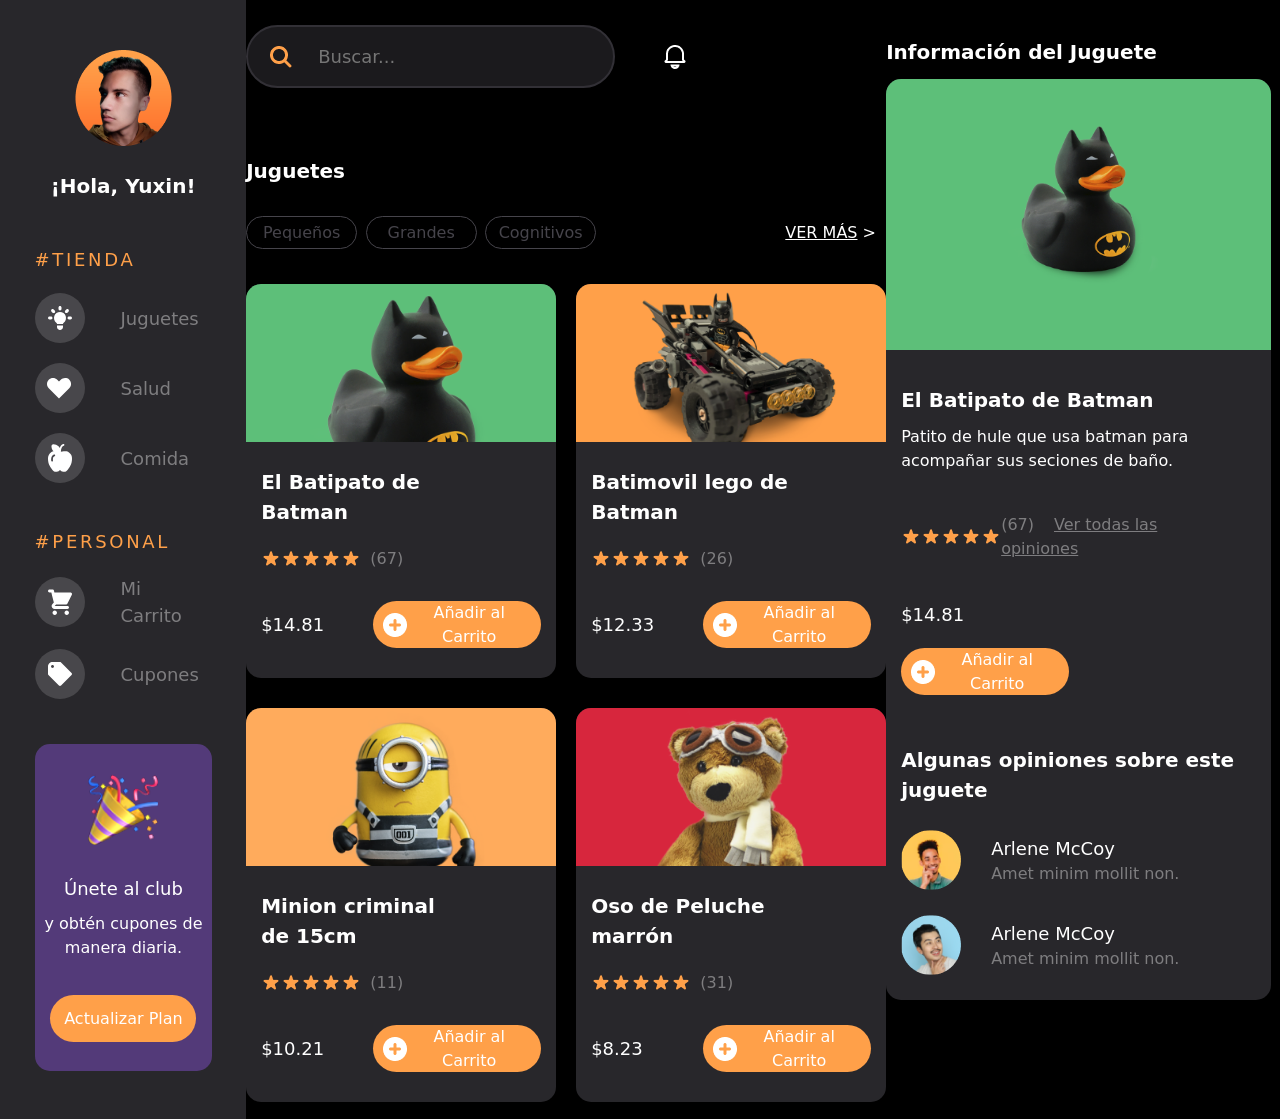
<file: index.html>
<!DOCTYPE html>
<html lang="en">
<head>
    <meta charset="UTF-8">
    <meta http-equiv="X-UA-Compatible" content="IE=edge">
    <meta name="viewport" content="width=device-width, initial-scale=1.0">
    <title>Toy Store</title>
    <link rel="stylesheet" href="css/bootstrap-reboot.rtl.min.css">
    <link rel="stylesheet" href="css/style.min.css">
</head>
<body>
    <div class="container">
        <aside class="menu">
            <img src="icons/Avatar.png" alt="" class="menu__avatar">
            <div class="title title_avatar">¡Hola, Yuxin!</div>
            <div class="title title_menu">#TIENDA</div>
            <div class="menu__wrapper">
                <div class="menu__item">Juguetes</div>
                <div class="menu__circle">
                    <img src="icons/menu/juguetes.svg" alt="" class="menu__icon">
                </div>
            </div>
            <div class="menu__wrapper">
                <div class="menu__item">Salud</div>
                <div class="menu__circle">
                    <img src="icons/menu/salud.svg" alt="" class="menu__icon">
                </div>
            </div>
            <div class="menu__wrapper">
                <div class="menu__item">Comida</div>
                <div class="menu__circle">
                    <img src="icons/menu/comida.svg" alt="" class="menu__icon">
                </div>
            </div>
            <div class="title title_menu">#PERSONAL</div>
            <div class="menu__wrapper">
                <div class="menu__item">Mi Carrito</div>
                <div class="menu__circle">
                    <img src="icons/menu/carrito.svg" alt="" class="menu__icon">
                </div>
            </div>
            <div class="menu__wrapper">
                <div class="menu__item">Cupones</div>
                <div class="menu__circle">
                    <img src="icons/menu/cupones.svg" alt="" class="menu__icon">
                </div>
            </div>
            <div class="menu__card">
                <img src="icons/menu/party.png" alt="" class="menu__party">
                <div class="title title_party">Únete al club</div>
                <div class="descr descr_menu">y obtén cupones de manera diaria.</div>
                <button class="button button_menu">Actualizar Plan</button>
            </div>
        </aside>
        <section class="main">
            <div class="main__search">
                <input class="main__input" required placeholder="Buscar..." type="text"> 
                <img src="icons/main/search.png" alt="" class="main__icon">
                <img src="icons/main/bell.png" alt="" class="main__bell">
            </div>
            <div class="title title_main">Juguetes</div>
            <div class="main__wrapper">
                <div class="main__button">
                    <button class="button button_main">Pequeños</button>
                    <button class="button button_main">Grandes</button>
                    <button class="button button_main">Cognitivos</button>
                </div>
                <button class="button button_vermas"><span>ver mÁs</span> ></button>
            </div>
            <div class="main__cards">
                <div class="main__card">
                    <img src="img/main/pato.png" alt="" class="main__img">
                    <div class="title title_card">El Batipato de Batman</div>
                    <div class="main__inner">
                        <img src="icons/main/Stars.png" alt="" class="main__star">
                        <div class="descr descr_main">(67)</div>
                    </div>
                    <div class="main__flex">
                        <div class="main__price">$14.81</div>
                        <button class="button button_card"><img src="icons/main/iconbutton.png" alt=""> <span>Añadir al Carrito</span></button>
                    </div>
                </div>
                <div class="main__card">
                    <img src="img/main/movil.png" alt="" class="main__img">
                    <div class="title title_card">Batimovil lego de Batman</div>
                    <div class="main__inner">
                        <img src="icons/main/Stars.png" alt="" class="main__star">
                        <div class="descr descr_main">(26)</div>
                    </div>
                    <div class="main__flex">
                        <div class="main__price">$12.33</div>
                        <button class="button button_card"><img src="icons/main/iconbutton.png" alt=""> <span>Añadir al Carrito</span></button>
                    </div>
                </div>
                <div class="main__card">
                    <img src="img/main/minion.png" alt="" class="main__img">
                    <div class="title title_card">Minion criminal de 15cm</div>
                    <div class="main__inner">
                        <img src="icons/main/Stars.png" alt="" class="main__star">
                        <div class="descr descr_main">(11)</div>
                    </div>
                    <div class="main__flex">
                        <div class="main__price">$10.21</div>
                        <button class="button button_card"><img src="icons/main/iconbutton.png" alt=""> <span>Añadir al Carrito</span></button>
                    </div>
                </div>
                <div class="main__card">
                    <img src="img/main/peluche.png" alt="" class="main__img">
                    <div class="title title_card">Oso de Peluche marrón</div>
                    <div class="main__inner">
                        <img src="icons/main/Stars.png" alt="" class="main__star">
                        <div class="descr descr_main">(31)</div>
                    </div>
                    <div class="main__flex">
                        <div class="main__price">$8.23</div>
                        <button class="button button_card"><img src="icons/main/iconbutton.png" alt=""> <span>Añadir al Carrito</span></button>
                    </div>
                </div>
            </div>
        </section>
        <section class="information">
            <div class="title title_information">Información del Juguete</div>
            <div class="information__card">
                <img src="img/information/pato.png" alt="" class="main__img">
                <div class="title title_infcard">El Batipato de Batman</div>
                <div class="descr descr_inf">Patito de hule que usa batman para acompañar sus seciones de baño.</div>
                <div class="information__inner">
                    <img src="icons/main/Stars.png" alt="" class="main__star">
                    <div class="descr descr_information">(67)<span>Ver todas las opiniones</span></div>
                </div>
                <div class="information__price">$14.81</div>
                <button class="button button_card button_information"><img src="icons/main/iconbutton.png" alt=""> <span>Añadir al Carrito</span></button>
                <div class="title title_infcard title_mt">Algunas opiniones sobre este juguete</div>
                <div class="information__wrapper">
                    <img src="icons/information/arlene.png" alt="" class="information__avatar">
                    <div class="information__flex">
                        <div class="title title_size">Arlene McCoy</div>
                        <div class="descr descr_color">Amet minim mollit non.</div>
                    </div>
                </div>
                <div class="information__wrapper">
                    <img src="icons/information/devon.png" alt="" class="information__avatar">
                    <div class="information__flex">
                        <div class="title title_size">Arlene McCoy</div>
                        <div class="descr descr_color">Amet minim mollit non.</div>
                    </div>
                </div>
            </div>
        </section>
    </div>
</body>
</html>
</file>
<file: css/style.min.css>
.container{display:flex;justify-content:space-between;background:#000}.menu{background:#28272b;width:250px}.menu__avatar{display:block;margin:0 auto;margin-top:50px}.menu__wrapper{display:flex;justify-content:space-between;flex-direction:row-reverse;align-items:center;width:169px;margin:20px 0 0 14.04%}.menu__circle{display:flex;justify-content:center;align-items:center;width:50px;height:50px;border-radius:100%;background:rgba(255,255,255,.15)}.menu__item{color:rgba(255,255,255,.4);font-weight:500;font-size:18px;width:83px;cursor:pointer}.menu__item:hover{color:#fff}.menu__item:hover+.menu__circle{background:linear-gradient(180deg,#fd7a32 0,#ffa149 100%)}.menu__card{display:flex;flex-direction:column;align-items:center;width:72.24%;height:327px;background:#533a79;border-radius:15px;margin:45px 0 48px 14.04%}.menu__party{margin-top:30px}.main{width:650px}.main__search{display:flex;justify-content:space-between;align-items:center;position:relative;margin-top:25px;width:440px}.main__input{background:#1b1a1d;border:2px solid #323036;border-radius:50px;font-weight:500;font-size:18px;color:#46444b;padding:16px 70px;outline-style:none}.main__icon{position:absolute;left:35px;top:50%;transform:translate(-50%,-50%)}.main__wrapper{margin-top:30px;display:flex;justify-content:space-between;align-items:center}.main__button{display:flex;justify-content:space-between;width:350px}.main__cards{margin-top:5px;display:flex;justify-content:space-between;flex-wrap:wrap}.main__card{margin-top:30px;background:#28272b;border-radius:15px;width:310px}.main__img{width:100%;border-radius:15px 15px 0 0}.main__inner{margin-top:20px;margin-left:15px;display:flex;justify-content:space-between;align-items:center;width:142px}.main__flex{display:flex;justify-content:space-between;align-items:center;margin:30px 15px}.main__price{font-weight:500;font-size:18px;color:#fff}.information{width:400px}.information__card{margin-top:12px;background:#28272b;border-radius:15px;width:385px;padding-bottom:25px}.information__inner{margin:40px 15px 0 15px;display:flex;justify-content:space-between;align-items:center;width:315px}.information__price{font-weight:500;font-size:18px;color:#fff;margin-top:40px;margin-left:15px}.information__wrapper{display:flex;align-items:center;margin-top:25px;margin-left:15px}.information__flex{display:flex;flex-direction:column;align-items:flex-start;margin-left:30px}.title{font-weight:600;font-size:20px;color:#fff}.title_avatar{text-align:center;margin-top:25px}.title_menu{font-weight:500;font-size:18px;color:#ffa049;letter-spacing:.15em;margin:45px 0 0 14.04%}.title_party{font-weight:500;font-size:18px;margin-top:30px}.title_main{margin-top:68px}.title_card{margin-top:25px;margin-left:15px;width:200px}.title_information{margin-top:37px}.title_infcard{margin-top:35px;margin-left:15px}.title_mt{margin-top:50px}.title_size{font-weight:500;font-size:18px}.descr{font-weight:400;font-size:16px;color:#fff}.descr_menu{width:164px;text-align:center;margin-top:10px}.descr_main{font-weight:400;font-size:16px;color:rgba(255,255,255,.4)}.descr_information{font-weight:400;font-size:16px;color:rgba(255,255,255,.4)}.descr_information span{text-decoration:underline;margin-left:20px}.descr_inf{width:336px;margin-top:10px;margin-left:15px}.descr_color{color:rgba(255,255,255,.4)}.button{font-weight:500;font-size:16px;color:#fff;width:146px;height:47px;background:#ffa049;border-radius:25px;border:none}.button:hover{background-color:#5dbf79}.button_menu{margin-top:35px}.button_main{width:111px;height:33px;border:1px solid #46444b;border-radius:50px;background-color:rgba(0,0,0,0);font-weight:400;font-size:16px;transition:.5s;color:#46444b}.button_main:hover{border:2px solid #fff;color:#fff;background-color:rgba(0,0,0,0)}.button_vermas{background-color:rgba(0,0,0,0);height:33px;width:111px;text-transform:uppercase}.button_vermas span{-webkit-text-decoration-line:underline;text-decoration-line:underline}.button_card{display:flex;align-items:center;justify-content:space-between;width:168px;padding:0 10px}.button_information{margin-top:20px;margin-left:15px}
</file>
